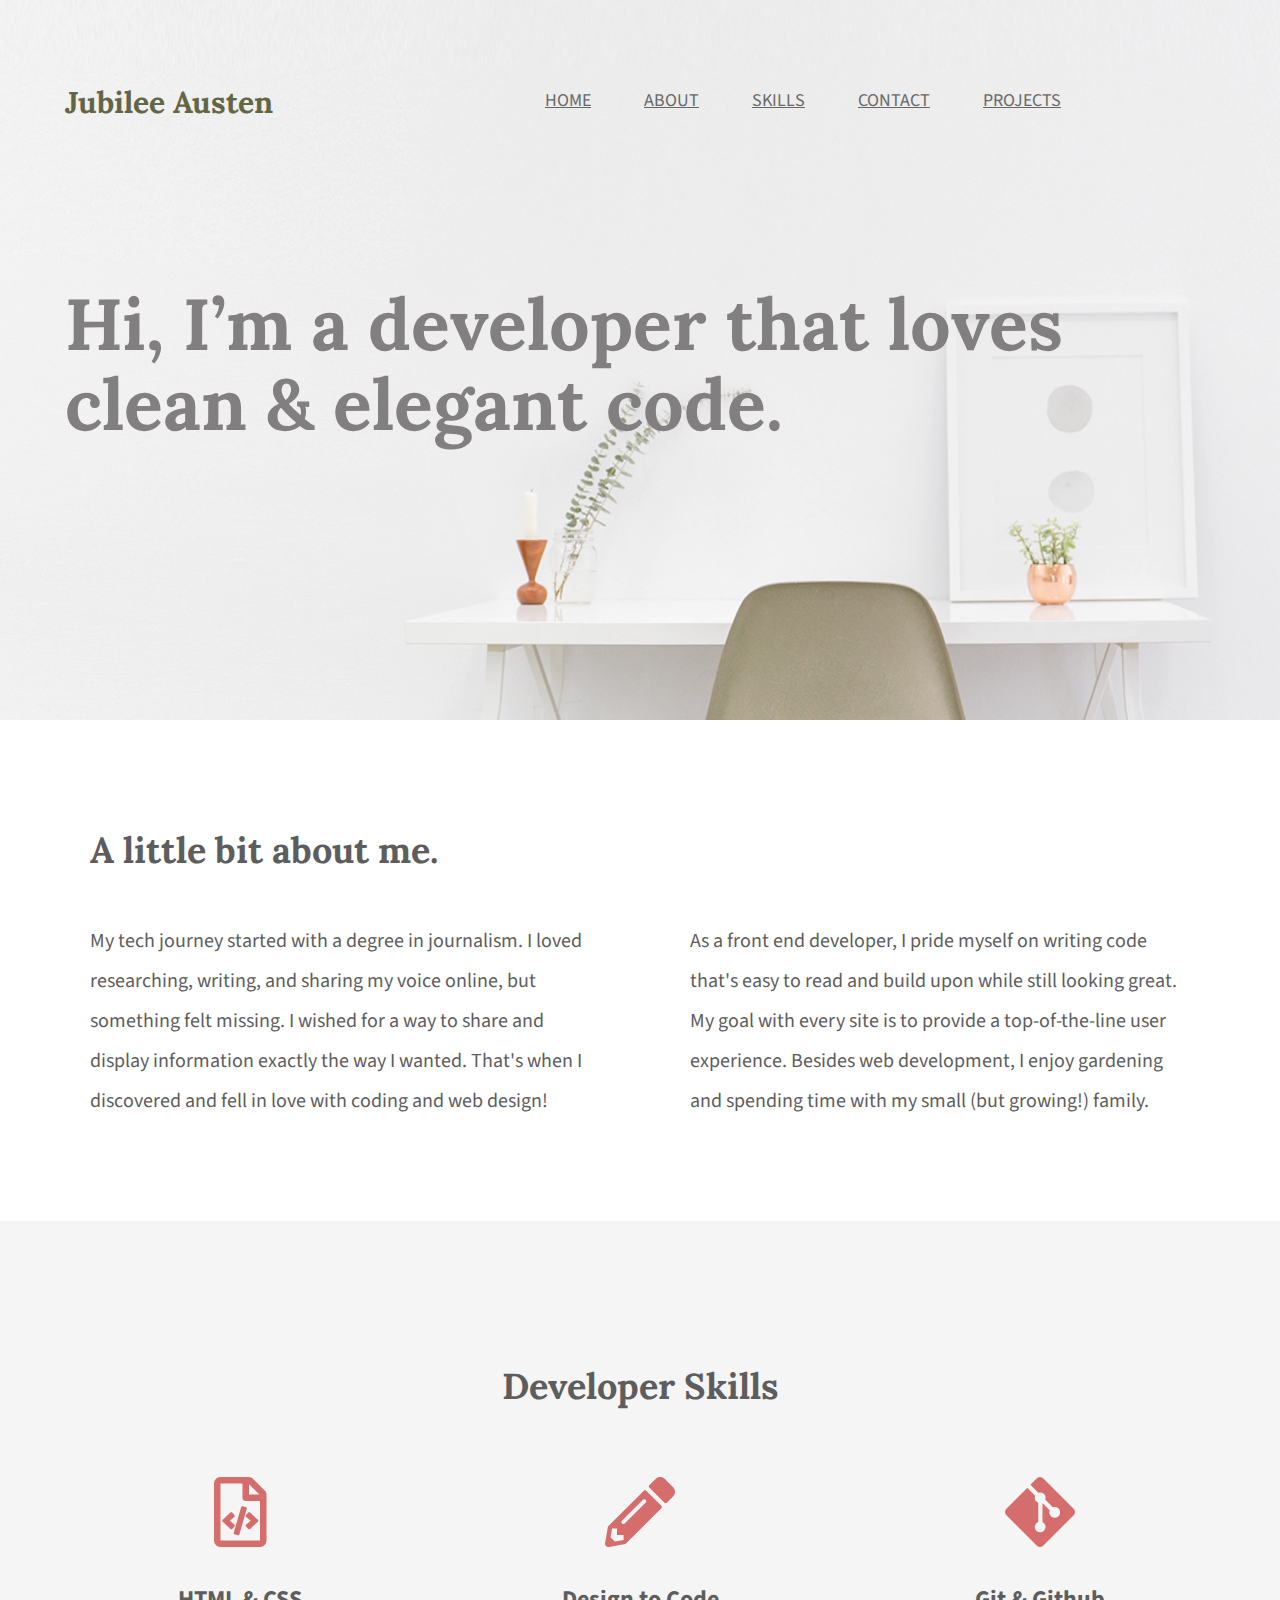
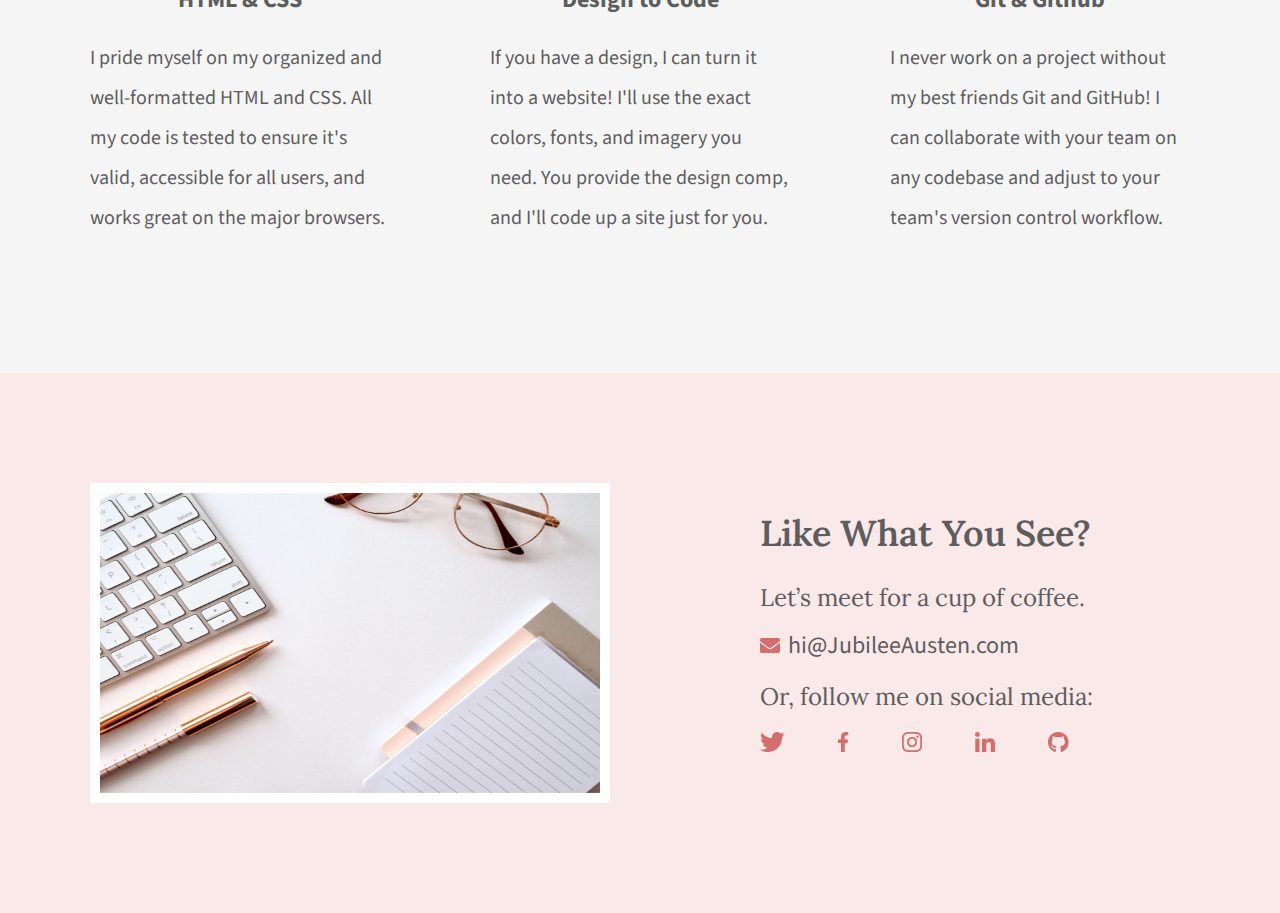
<file: index.html>
<!DOCTYPE html>
<html lang="en">

<head>
    <meta charset="UTF-8">
    <title>Jubilee Austen | Portfolio</title>
    <link rel="stylesheet" href="css/normalize.css">
    <link rel="stylesheet" href="css/main.css">
    <link rel="preconnect" href="https://fonts.googleapis.com">
    <link rel="preconnect" href="https://fonts.gstatic.com" crossorigin>
    <link href="https://fonts.googleapis.com/css2?family=Lora:ital,wght@0,400..700;1,400..700&family=Source+Sans+3:ital,wght@0,200..900;1,200..900&display=swap" rel="stylesheet">
</head>

<body>
    <!----------------------------header section-->
    <header class="homepage-hero">
        <h1> Jubilee Austen</h1> 
        <nav>
            <ul>
                <li><a href="#">Home</a></li>
                <li><a href="#about">About</a></li>
                <li><a href="#skills">Skills</a></li>
                <li><a href="#contact">Contact</a></li>
                <li><a href="projects/index.html">Projects</a></li>
            </ul>
        </nav>
        <div class="content-wrapper">
            <h2>Hi, I’m a developer that loves clean & elegant code.</h2>
        </div>
    </header>
    <main>
        <!-----------------------about section--> 
        <section id="about">        
            <div class="content-wrapper">
                <h2>A little bit about me.</h2>
                <p>My tech journey started with a degree in journalism. I loved researching,
                    writing, and sharing my voice online, but something felt missing. I wished
                    for a way to share and display information exactly the way I wanted. That's
                    when I discovered and fell in love with coding and web design!
                    </p>
                <p>As a front end developer, I pride myself on writing code that's easy to read
                    and build upon while still looking great. My goal with every site is to provide
                    a top-of-the-line user experience. Besides web development, I enjoy
                    gardening and spending time with my small (but growing!) family.</p>
            </div>
        </section>
        <!--------------------------skills section-->
        <section id="skills">
            <div class="content-wrapper">
                <h2>Developer Skills</h2>
                <div class="skill-list">
                    <img src="img/html-icon.png" alt="html icon">
                    <h3>HTML & CSS</h3>
                    <p>I pride myself on my organized and well-formatted HTML and CSS. All my
                        code is tested to ensure it's valid, accessible for all users, and works great
                        on the major browsers.
                        </p>
                </div>
                <div class="skill-list">
                    <img src="img/pencil-icon.png" alt="pencil icon">
                    <h3>Design to Code</h3>
                    <p>If you have a design, I can turn it into a website! I'll use the exact colors,
                        fonts, and imagery you need. You provide the design comp, and I'll code up
                        a site just for you.</p>
                </div>
                <div class="skill-list">
                    <img src="img/git-icon.png" alt="git icon">
                    <h3>Git & Github</h3>
                    <p>I never work on a project without my best friends Git and GitHub! I can
                        collaborate with your team on any codebase and adjust to your team's
                        version control workflow.</p>
                </div>
            </div>

        </section>
    </main>
    <!-------------------------------contact section-->
    <footer id="contact">
        <div class="content-wrapper">
            <div>
                <img id="contact-image" src="img/jess-bailey-q10VITrVYUM-unsplash.png" alt="desk with a keyboard, pencils, pens, and glasses.">
            </div>
            <div class="contact-info">
                <h2>Like What You See?</h2>
                <h3>Let’s meet for a cup of coffee.</h3>
                <a href="mailto:hi@JublieeAusten.com"><img id="envelope" src="img/envelope.png" alt="envelope"></a>
                <a id="email-header" href="mailto:hi@JubileeAusten.com">hi@JubileeAusten.com</a>
                <h3>Or, follow me on social media:</h3>
                <ul>
                    <li><a href="www.twitter.com" target="_BLANK"><img src="img/twitter.png" alt="twitter icon"></a></li>
                    <li><a href="www.facebook.com" target="_BLANK"><img src="img/facebook.png" alt="facebook icon"></a></li>
                    <li><a href="www.instagram.com" target="_BLANK"><img src="img/instagram.png" alt="instagram icon"></a></li>
                    <li><a href="www.linkedin.com" target="_BLANK"><img src="img/linkedin.png" alt="linkedin icon"></a></li>
                    <li><a href="www.github.com" target="_BLANK"><img src="img/github.png" alt="github icon"></a></li>
                </ul>
            </div>
        
        </div>
    </footer>
</body>

</html>
</file>
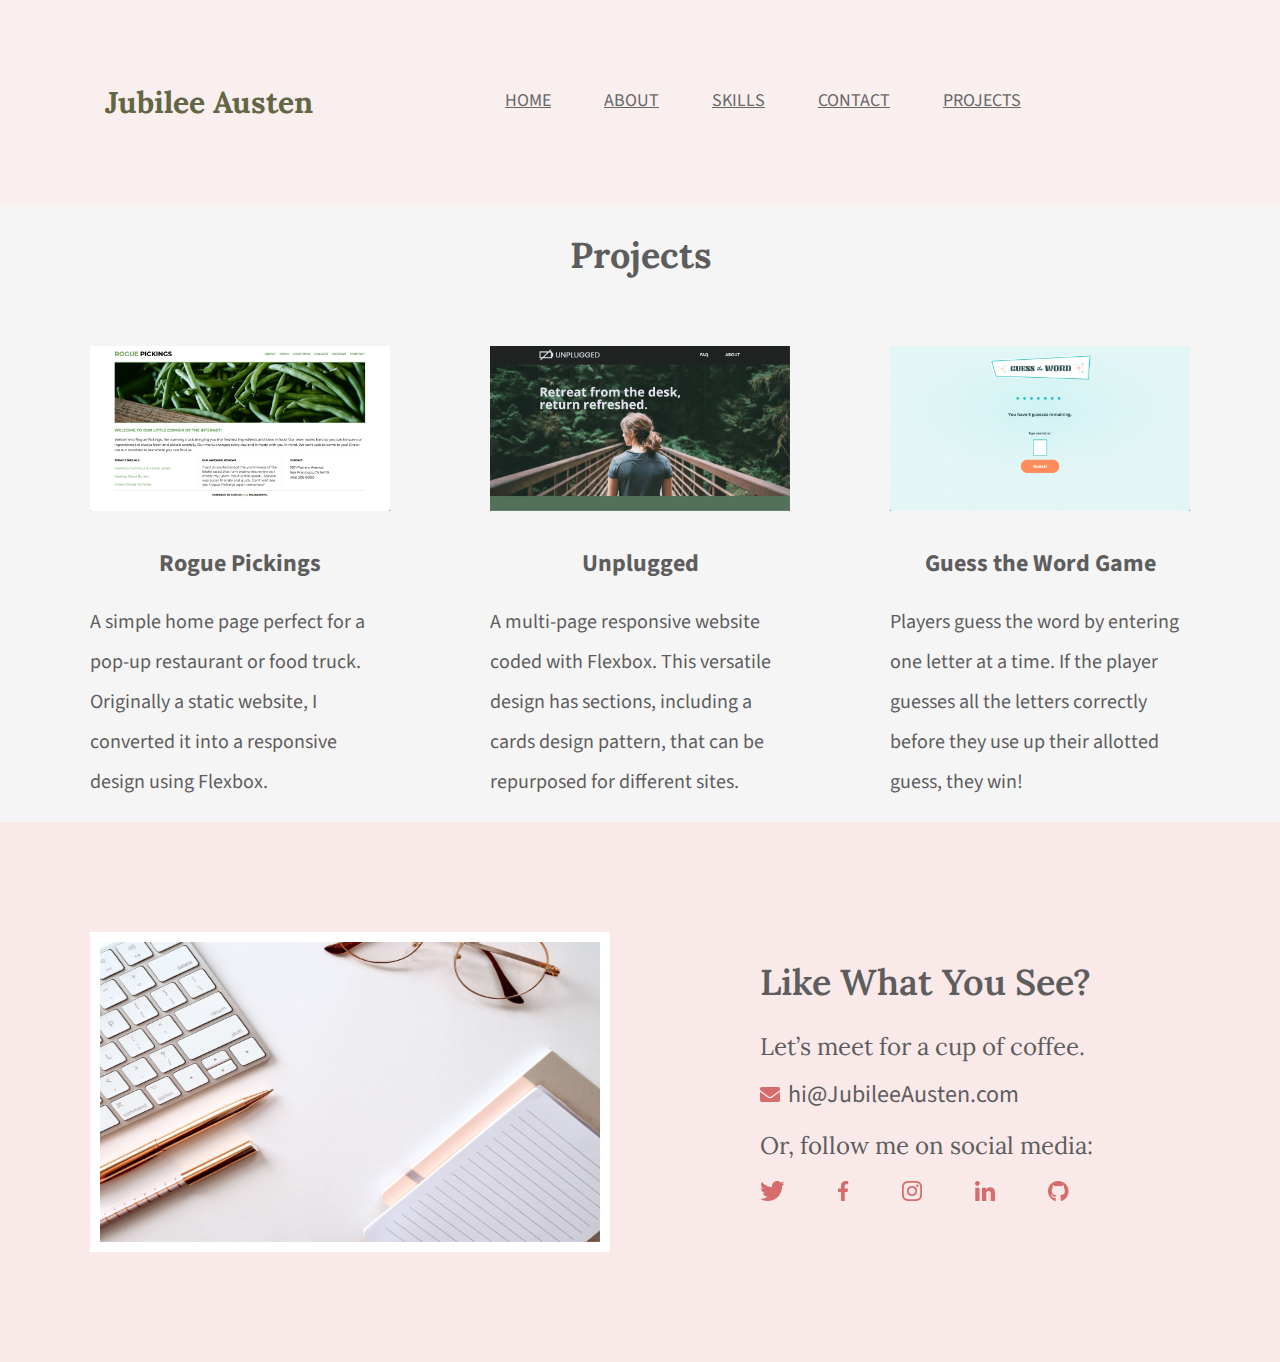
<file: projects/index.html>
<!DOCTYPE html>
<html lang="en">

<head>
    <meta charset="UTF-8">
    <title> Projects | Jubilee Austen </title>
    <link rel="stylesheet" href="../css/normalize.css">
    <link rel="stylesheet" href="../css/main.css">
    <link rel="preconnect" href="https://fonts.googleapis.com">
    <link rel="preconnect" href="https://fonts.gstatic.com" crossorigin>
    <link href="https://fonts.googleapis.com/css2?family=Lora:ital,wght@0,400..700;1,400..700&family=Source+Sans+3:ital,wght@0,200..900;1,200..900&display=swap" rel="stylesheet">
</head>

<body>
    <!---header section-->
    <header class="project-page">
      <div class="content-wrapper">
        <h1> Jubilee Austen</h1> 
        <nav>
            <ul>
                <li><a href="../index.html">Home</a></li>
                <li><a href="../index.html#about">About</a></li>
                <li><a href="../index.html#skills">Skills</a></li>
                <li><a href="../index.html#contact">Contact</a></li>
                <li><a href="#">projects</a></li>
            </ul>
        </nav>        
      </div>
    </header>
    <main>
        <!---project section-->
        <section id="projects">            
            <div class="content-wrapper">
                <h2>Projects</h2>
                <div class="project-item">
                    <a href="https://skillcrush.github.io/206-rogue_pickings/" target="_blank"><img src="../img/rogue-pickings.png" alt="Rogue Pickings"></a>  
                    <h3>Rogue Pickings</h3> 
                    <p>A simple home page perfect for a pop-up restaurant or food truck. Originally a static website, I converted it into a responsive design using Flexbox.</p>
                </div>           
                <div class="project-item">
                    <a href="https://skillcrush.github.io/206-unplugged_retreat/" target="_blank"><img src="../img/unplugged.png" alt="Unplugged"></a>
                    <h3>Unplugged</h3>
                    <p>A multi-page responsive website coded with Flexbox. This versatile design has sections, including a cards design pattern, that can be repurposed for different sites.</p>
                </div>
                <div class="project-item">
                    <a href="https://skillcrush.github.io/guess-the-word/" target="_blank"><img src="../img/guess-the-word-game.png" alt="Guess the Word Game"></a>
                    <h3>Guess the Word Game</h3>
                    <p>Players guess the word by entering one letter at a time. If the player guesses all the letters correctly before they use up their allotted guess, they win!</p>
                </div>
            </div> 
        </section>
    </main>
    <!--contact section-->
    <footer id="contact">
        <div class="content-wrapper">
            <div>
                <img id="contact-image" src="../img/jess-bailey-q10VITrVYUM-unsplash.png" alt="desk with a keyboard, pencils, pens, and glasses.">
            </div>
            <div class="contact-info">
                <h2>Like What You See?</h2>
                <h3>Let’s meet for a cup of coffee.</h3>
                <a href="mailto:hi@JublieeAusten.com"><img id="envelope" src="../img/envelope.png" alt="envelope"></a>
                <a id="email-header" href="mailto:hi@JubileeAusten.com">hi@JubileeAusten.com</a>
                <h3>Or, follow me on social media:</h3>
                <ul>
                    <li><a href="www.twitter.com" target="_BLANK"><img src="../img/twitter.png" alt="twitter icon"></a></li>
                    <li><a href="www.facebook.com" target="_BLANK"><img src="../img/facebook.png" alt="facebook icon"></a></li>
                    <li><a href="www.instagram.com" target="_BLANK"><img src="../img/instagram.png" alt="instagram icon"></a></li>
                    <li><a href="www.linkedin.com" target="_BLANK"><img src="../img/linkedin.png" alt="linkedin icon"></a></li>
                    <li><a href="www.github.com" target="_BLANK"><img src="../img/github.png" alt="github icon"></a></li>
                </ul>
            </div>
        
        </div>
    </footer>
</body>

</html>
</file>
<file: css/main.css>
/****** Global Styles ******/
body {
    font-family: "Source Sans 3", sans-serif;
    color: #5E5D5E;
}

.content-wrapper {
    margin: 0 auto;
    overflow: auto;
    width: 1200px;
}

/****** Header Styles ******/
.homepage-hero{
    background: url('../img/full-background.png') no-repeat #F9EFEF;
    background-position: center;
    background-size: auto;
    height: 720px;
}

h1{
    float: left;
    width: 300px;
    font-family: "Lora", serif;
    font-size: 30px;
    color: #626644;
    padding: 65px 0px 65px 65px;
}

header nav {
    width: 800px;
    float: right;
    padding: 75px 25px 75px 0px;
}

nav ul li{
    display: inline-block;
}

nav ul li a{
    text-transform: uppercase;
    font-size: 18px;
    color: #686768;
    padding-left: 50px;
}

header h2{
    width: 1000px;
    clear: both;
    line-height: 80px;
    font-family: "Lora", serif;
    font-size: 72px;
    color: #817F80;
    padding: 20px 0px 20px 25px;
}

/****** About Styles ******/
#about .content-wrapper{
   padding: 80px 0px; 
}

#about h2{
    font-size: 36px;
    font-family: "Lora", serif;
    padding-left: 50px;
}

#about p{
    float: left;
    padding: 0px 50px;
    width: 500px;
    line-height: 40px;
    font-size: 20px;
}

/****** Skill Styles ******/
#skills{
    background-color: #F5F5F5;   
    text-align: center;
}

#skills .content-wrapper{
    padding: 115px 0px;
}

.skill-list{
    float: left;
    width: 300px;
    padding: 0px 50px;
}

#skills h2{
    font-family: "Lora", serif;
    font-size: 36px;
    padding-bottom: 40px;
}

#skills h3{
    font-size: 24px;
    line-height: 36px;
    margin: 30px 0px 20px 0px;
}

#skills p{
    font-size: 20px;
    line-height: 40px;
    text-align: left;
}

/****** Contact Styles ******/
#contact{
    background-color: #F9E9E9;
}

#contact .content-wrapper{
    padding: 110px 0px;
}

#contact #contact-image{
    float: left;
    width: 500px;
    height: 300px;
    margin: 0px 50px;
    border: 10px solid white; 
}

#contact .contact-info{
    float: left;
    width: 500px;
    padding-left: 100px;
    box-sizing: border-box;
}

#contact h2{
    font-family: "Lora", serif;
    font-size: 36px;
    font-weight: 600;
    margin: 30px 0px;   
}

#contact h3{
    font-size: 24px;
    font-family: "Lora", serif;
    font-weight: 400;
    margin-bottom: 20px;
}

#email-header{
    margin-bottom: 20px;
}

#envelope{
    padding-right: 5px;
}

#contact a{
    font-size: 24px;
    text-decoration: none;
    color: #5E5D5E;
}

#contact ul{
    list-style: none;
    padding-left: 0px;
}

#contact ul li{
    display: inline-block;
}

#contact ul img{
    padding-right: 50px;
}

/****** Projects Page Styles ******/

/****** Projects Page Header Styles ******/
header.project-page{
    background-color: #F9EFEF;
}

/****** Projects Page Projects Styles ******/
.project-wrapper{
    margin-left: 100px;
}

#projects{
    background-color: #F5F5F5;  
    text-align: center;
}

#projects .project-wrapper{
    padding: 115px 0px;
}

#projects .project-item{
    float: left;
    width: 300px;
    padding: 0px 50px;
}

#projects h2{
    font-family: "Lora", serif;
    font-size: 36px;
    text-align: center;
    padding-bottom: 40px;
}

#projects img{
    width: 300px;        
}

#projects h3{
    font-size: 24px;
    line-height: 36px;
    margin: 30px 0px 20px 0px;
}

#projects p{
    font-size: 20px;
    line-height: 40px;
    text-align: left; 
}
</file>
